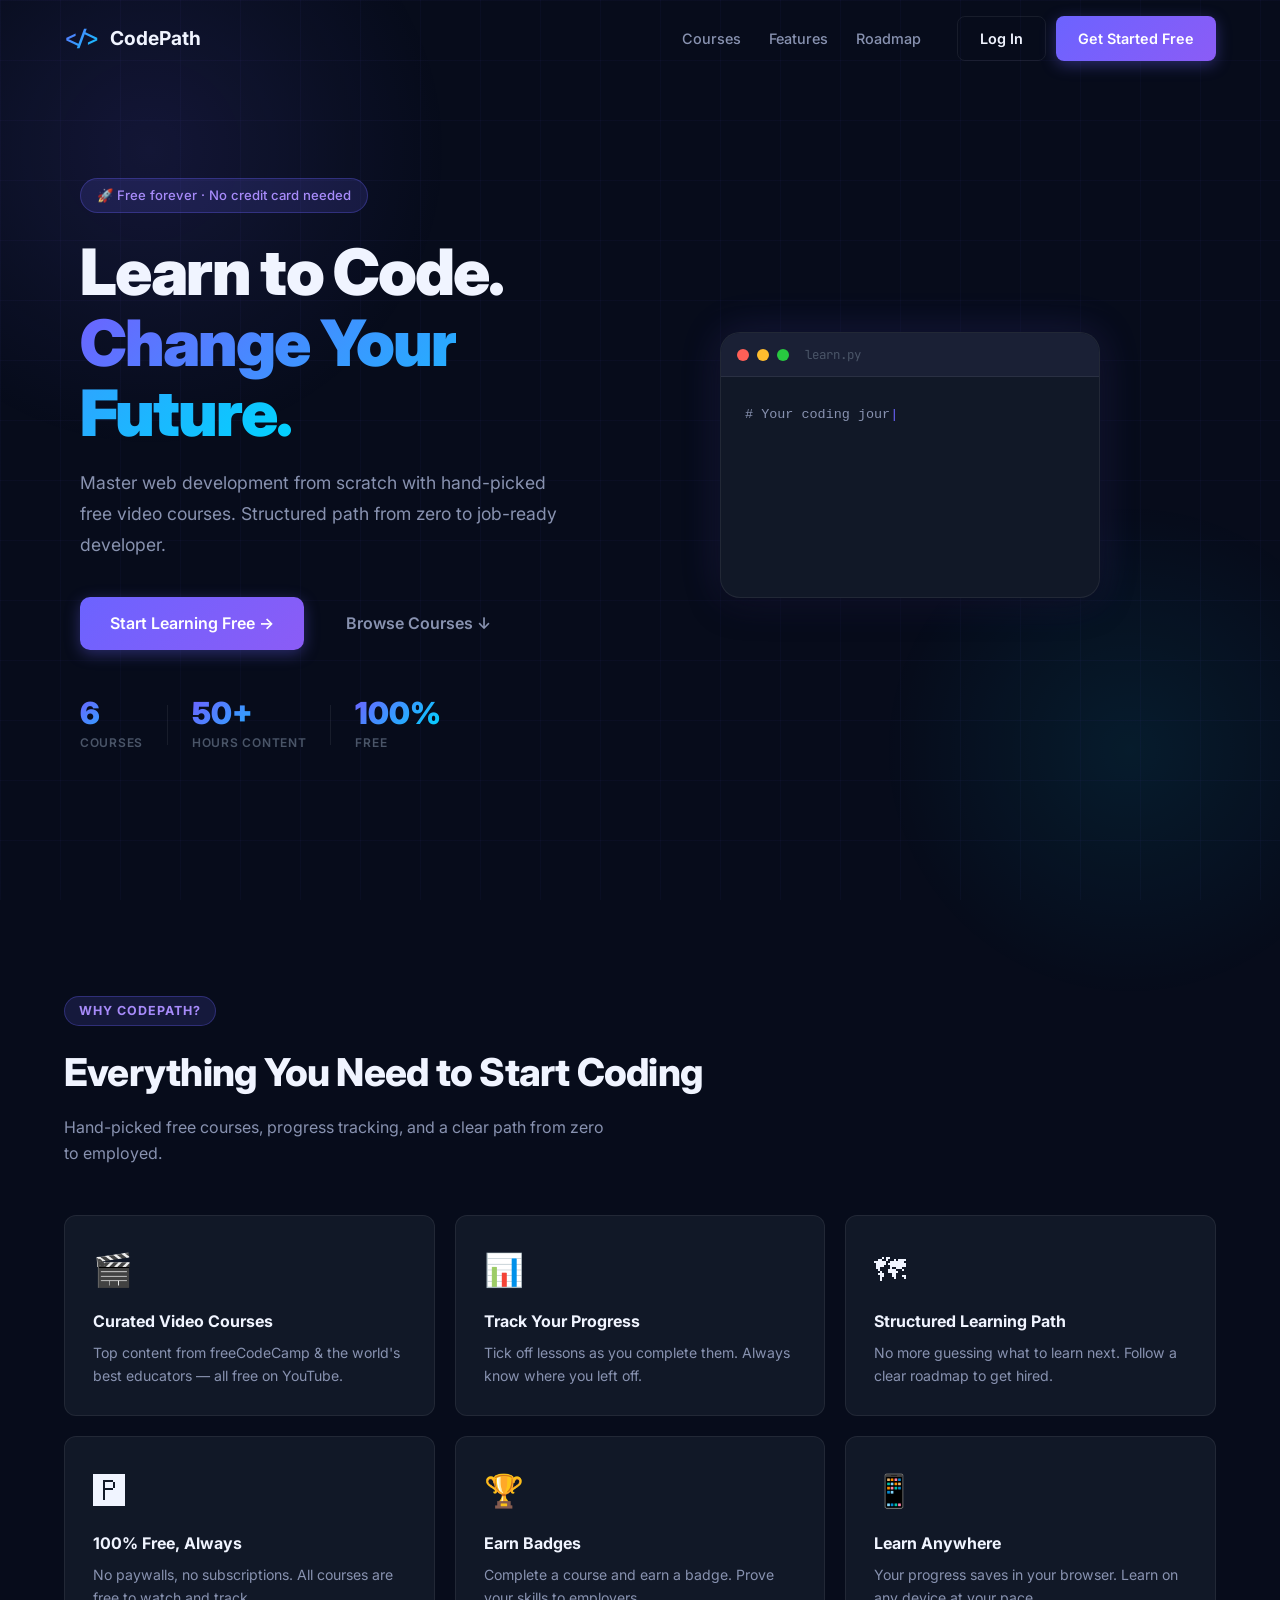
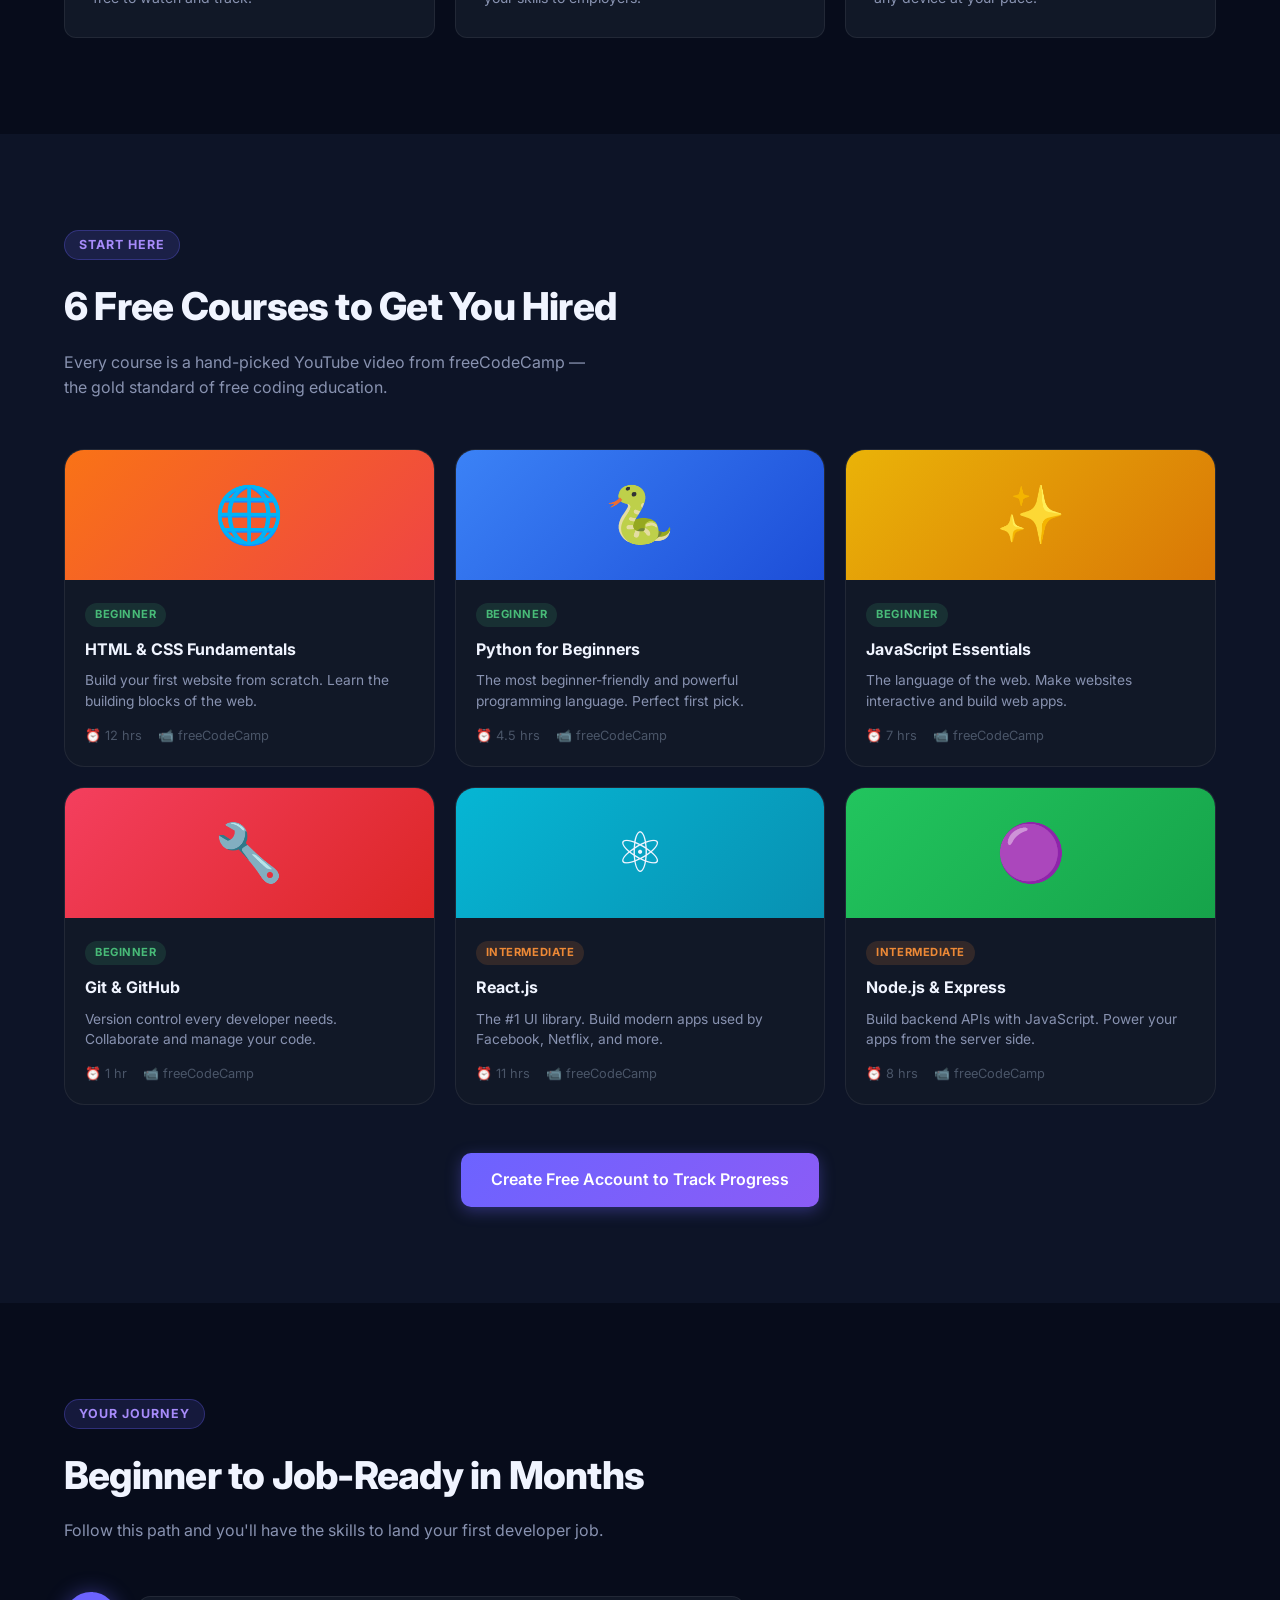
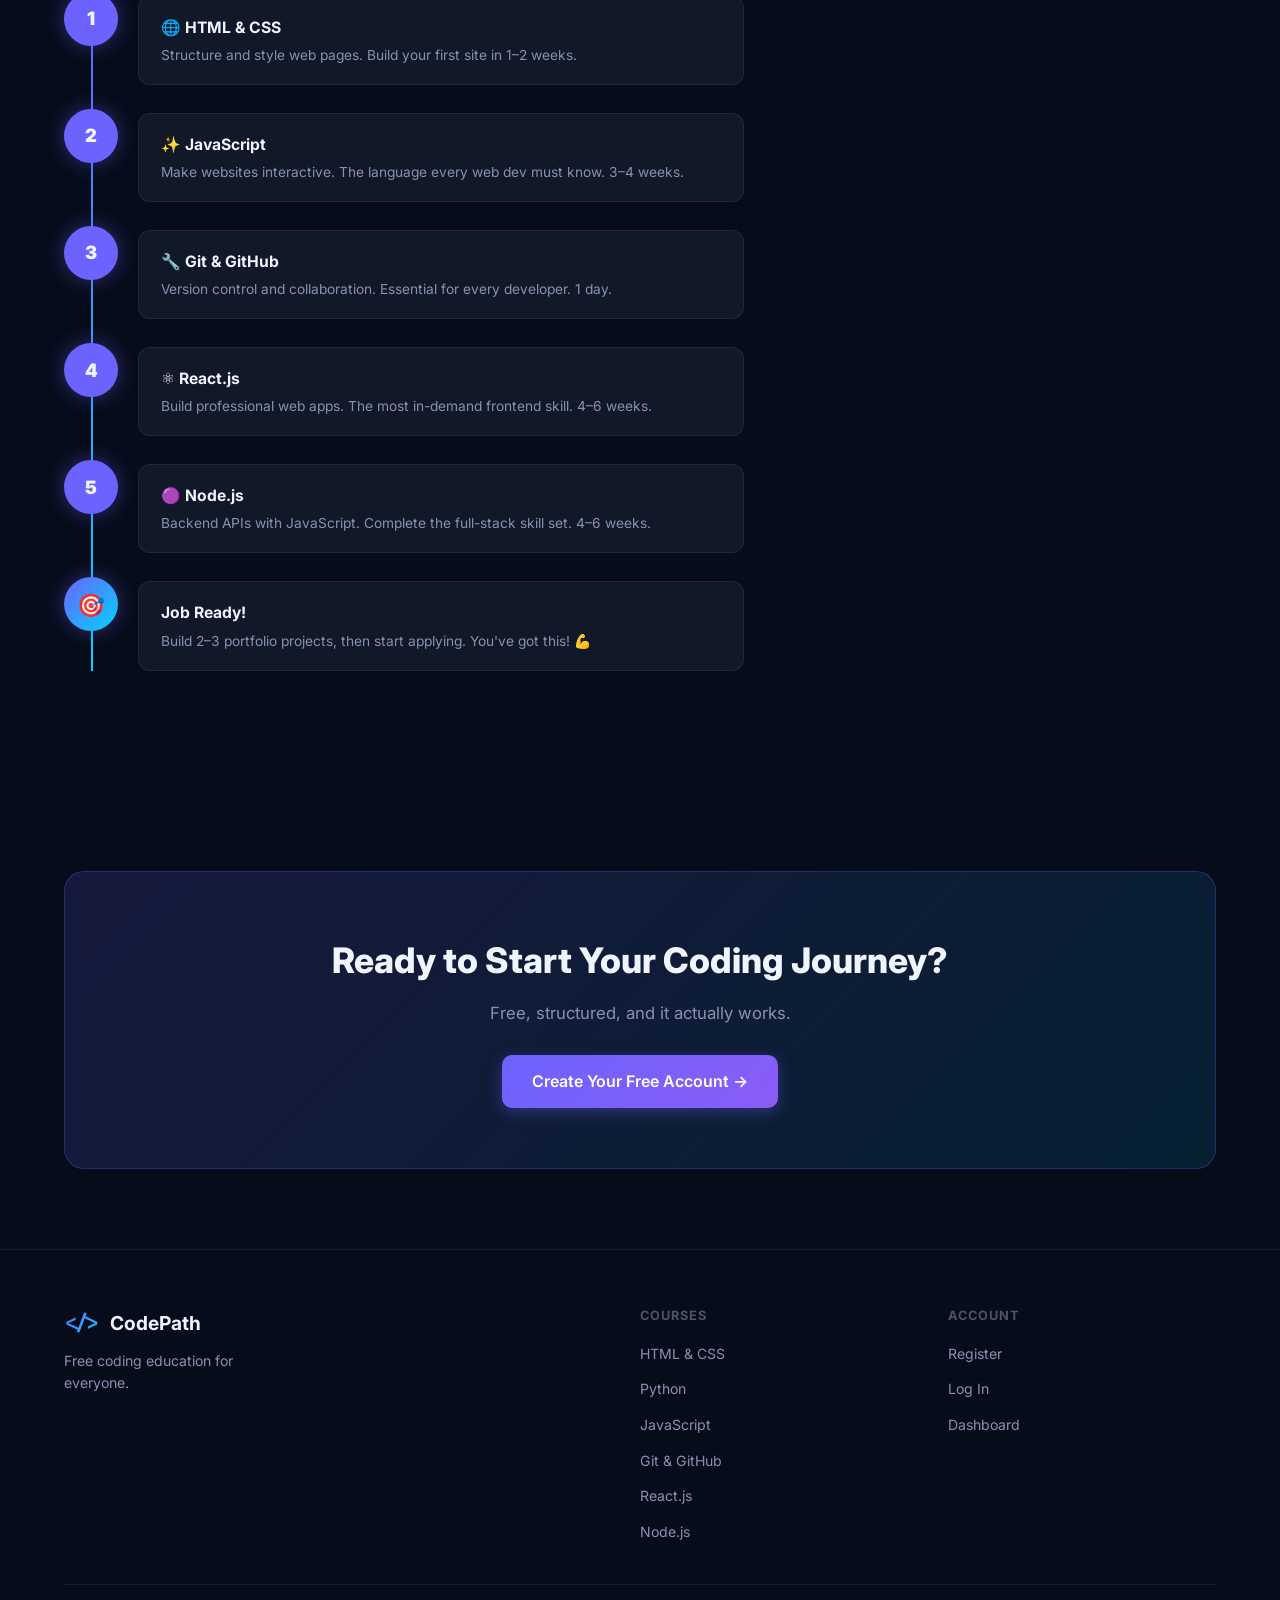
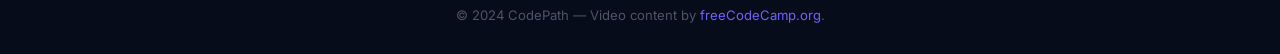
<file: index.html>
<!DOCTYPE html>
<html lang="en">
<head>
  <meta charset="UTF-8" />
  <meta name="viewport" content="width=device-width, initial-scale=1.0" />
  <title>CodePath – Learn to Code for Free</title>
  <link rel="stylesheet" href="css/style.css" />
  <link rel="preconnect" href="https://fonts.googleapis.com" />
  <link href="https://fonts.googleapis.com/css2?family=Inter:wght@300;400;500;600;700;800;900&family=JetBrains+Mono:wght@400;700&display=swap" rel="stylesheet" />
</head>
<body>

<nav class="navbar" id="navbar">
  <div class="nav-container">
    <a href="index.html" class="logo"><span class="logo-icon">&lt;/&gt;</span><span>CodePath</span></a>
    <ul class="nav-links">
      <li><a href="#courses">Courses</a></li>
      <li><a href="#features">Features</a></li>
      <li><a href="#roadmap">Roadmap</a></li>
    </ul>
    <div class="nav-actions" id="nav-actions">
      <a href="login.html" class="btn btn-outline">Log In</a>
      <a href="register.html" class="btn btn-primary">Get Started Free</a>
    </div>
    <button class="hamburger" id="hamburger">&#9776;</button>
  </div>
</nav>

<div class="mobile-menu" id="mobile-menu">
  <button class="mobile-close" id="mobile-close">&#10005;</button>
  <a href="index.html#courses">Courses</a>
  <a href="index.html#features">Features</a>
  <a href="register.html">Register</a>
  <a href="login.html">Log In</a>
  <a href="dashboard.html">Dashboard</a>
</div>

<section class="hero">
  <div class="hero-bg">
    <div class="glow g1"></div>
    <div class="glow g2"></div>
    <div class="grid-overlay"></div>
  </div>
  <div class="hero-content">
    <div class="pill">&#128640; Free forever &middot; No credit card needed</div>
    <h1>Learn to Code.<br><span class="gradient-text">Change Your Future.</span></h1>
    <p class="hero-sub">Master web development from scratch with hand-picked free video courses. Structured path from zero to job-ready developer.</p>
    <div class="hero-btns">
      <a href="register.html" class="btn btn-primary btn-lg">Start Learning Free &rarr;</a>
      <a href="#courses" class="btn btn-ghost btn-lg">Browse Courses &#8595;</a>
    </div>
    <div class="hero-stats">
      <div class="hstat"><span class="hnum" data-target="6">0</span><span class="hlabel">Courses</span></div>
      <div class="hdiv"></div>
      <div class="hstat"><span class="hnum" data-target="50" data-suffix="+">0</span><span class="hlabel">Hours Content</span></div>
      <div class="hdiv"></div>
      <div class="hstat"><span class="hnum" data-target="100" data-suffix="%">0</span><span class="hlabel">Free</span></div>
    </div>
  </div>
  <div class="hero-code">
    <div class="code-win">
      <div class="code-bar">
        <span class="dot rd"></span><span class="dot yl"></span><span class="dot gn"></span>
        <span class="code-fname">learn.py</span>
      </div>
      <pre class="code-pre"><code id="typewriter"></code></pre>
    </div>
  </div>
</section>

<section class="sec" id="features">
  <div class="container">
    <p class="sec-tag">Why CodePath?</p>
    <h2 class="sec-title">Everything You Need to Start Coding</h2>
    <p class="sec-sub">Hand-picked free courses, progress tracking, and a clear path from zero to employed.</p>
    <div class="feat-grid">
      <div class="feat-card"><div class="feat-ico">&#127916;</div><h3>Curated Video Courses</h3><p>Top content from freeCodeCamp &amp; the world's best educators — all free on YouTube.</p></div>
      <div class="feat-card"><div class="feat-ico">&#128202;</div><h3>Track Your Progress</h3><p>Tick off lessons as you complete them. Always know where you left off.</p></div>
      <div class="feat-card"><div class="feat-ico">&#128506;</div><h3>Structured Learning Path</h3><p>No more guessing what to learn next. Follow a clear roadmap to get hired.</p></div>
      <div class="feat-card"><div class="feat-ico">&#127359;</div><h3>100% Free, Always</h3><p>No paywalls, no subscriptions. All courses are free to watch and track.</p></div>
      <div class="feat-card"><div class="feat-ico">&#127942;</div><h3>Earn Badges</h3><p>Complete a course and earn a badge. Prove your skills to employers.</p></div>
      <div class="feat-card"><div class="feat-ico">&#128241;</div><h3>Learn Anywhere</h3><p>Your progress saves in your browser. Learn on any device at your pace.</p></div>
    </div>
  </div>
</section>

<section class="sec sec-dark" id="courses">
  <div class="container">
    <p class="sec-tag">Start Here</p>
    <h2 class="sec-title">6 Free Courses to Get You Hired</h2>
    <p class="sec-sub">Every course is a hand-picked YouTube video from freeCodeCamp — the gold standard of free coding education.</p>
    <div class="courses-grid">
      <a href="course.html?id=html-css" class="course-card">
        <div class="ccover cc-html"><span>&#127760;</span></div>
        <div class="cbody">
          <span class="lvl lvl-beginner">Beginner</span>
          <h3>HTML &amp; CSS Fundamentals</h3>
          <p>Build your first website from scratch. Learn the building blocks of the web.</p>
          <div class="cmeta"><span>&#9200; 12 hrs</span><span>&#128249; freeCodeCamp</span></div>
        </div>
      </a>
      <a href="course.html?id=python" class="course-card">
        <div class="ccover cc-python"><span>&#128013;</span></div>
        <div class="cbody">
          <span class="lvl lvl-beginner">Beginner</span>
          <h3>Python for Beginners</h3>
          <p>The most beginner-friendly and powerful programming language. Perfect first pick.</p>
          <div class="cmeta"><span>&#9200; 4.5 hrs</span><span>&#128249; freeCodeCamp</span></div>
        </div>
      </a>
      <a href="course.html?id=javascript" class="course-card">
        <div class="ccover cc-js"><span>&#10024;</span></div>
        <div class="cbody">
          <span class="lvl lvl-beginner">Beginner</span>
          <h3>JavaScript Essentials</h3>
          <p>The language of the web. Make websites interactive and build web apps.</p>
          <div class="cmeta"><span>&#9200; 7 hrs</span><span>&#128249; freeCodeCamp</span></div>
        </div>
      </a>
      <a href="course.html?id=git" class="course-card">
        <div class="ccover cc-git"><span>&#128295;</span></div>
        <div class="cbody">
          <span class="lvl lvl-beginner">Beginner</span>
          <h3>Git &amp; GitHub</h3>
          <p>Version control every developer needs. Collaborate and manage your code.</p>
          <div class="cmeta"><span>&#9200; 1 hr</span><span>&#128249; freeCodeCamp</span></div>
        </div>
      </a>
      <a href="course.html?id=react" class="course-card">
        <div class="ccover cc-react"><span>&#9883;</span></div>
        <div class="cbody">
          <span class="lvl lvl-inter">Intermediate</span>
          <h3>React.js</h3>
          <p>The #1 UI library. Build modern apps used by Facebook, Netflix, and more.</p>
          <div class="cmeta"><span>&#9200; 11 hrs</span><span>&#128249; freeCodeCamp</span></div>
        </div>
      </a>
      <a href="course.html?id=nodejs" class="course-card">
        <div class="ccover cc-node"><span>&#128995;</span></div>
        <div class="cbody">
          <span class="lvl lvl-inter">Intermediate</span>
          <h3>Node.js &amp; Express</h3>
          <p>Build backend APIs with JavaScript. Power your apps from the server side.</p>
          <div class="cmeta"><span>&#9200; 8 hrs</span><span>&#128249; freeCodeCamp</span></div>
        </div>
      </a>
    </div>
    <div style="text-align:center;margin-top:48px">
      <a href="register.html" class="btn btn-primary btn-lg">Create Free Account to Track Progress</a>
    </div>
  </div>
</section>

<section class="sec" id="roadmap">
  <div class="container">
    <p class="sec-tag">Your Journey</p>
    <h2 class="sec-title">Beginner to Job-Ready in Months</h2>
    <p class="sec-sub">Follow this path and you'll have the skills to land your first developer job.</p>
    <div class="roadmap">
      <div class="ritem"><div class="rnum">1</div><div class="rcard"><h3>&#127760; HTML &amp; CSS</h3><p>Structure and style web pages. Build your first site in 1–2 weeks.</p></div></div>
      <div class="ritem"><div class="rnum">2</div><div class="rcard"><h3>&#10024; JavaScript</h3><p>Make websites interactive. The language every web dev must know. 3–4 weeks.</p></div></div>
      <div class="ritem"><div class="rnum">3</div><div class="rcard"><h3>&#128295; Git &amp; GitHub</h3><p>Version control and collaboration. Essential for every developer. 1 day.</p></div></div>
      <div class="ritem"><div class="rnum">4</div><div class="rcard"><h3>&#9883; React.js</h3><p>Build professional web apps. The most in-demand frontend skill. 4–6 weeks.</p></div></div>
      <div class="ritem"><div class="rnum">5</div><div class="rcard"><h3>&#128995; Node.js</h3><p>Backend APIs with JavaScript. Complete the full-stack skill set. 4–6 weeks.</p></div></div>
      <div class="ritem rfinal"><div class="rnum">&#127919;</div><div class="rcard"><h3>Job Ready!</h3><p>Build 2–3 portfolio projects, then start applying. You've got this! &#128170;</p></div></div>
    </div>
  </div>
</section>

<section class="cta-banner">
  <div class="container">
    <div class="cta-inner">
      <h2>Ready to Start Your Coding Journey?</h2>
      <p>Free, structured, and it actually works.</p>
      <a href="register.html" class="btn btn-primary btn-lg">Create Your Free Account &rarr;</a>
    </div>
  </div>
</section>

<footer class="footer">
  <div class="container">
    <div class="footer-grid">
      <div><a href="index.html" class="logo"><span class="logo-icon">&lt;/&gt;</span><span>CodePath</span></a><p class="footer-sub">Free coding education for everyone.</p></div>
      <div><h4 class="fh">Courses</h4><ul class="flinks"><li><a href="course.html?id=html-css">HTML &amp; CSS</a></li><li><a href="course.html?id=python">Python</a></li><li><a href="course.html?id=javascript">JavaScript</a></li><li><a href="course.html?id=git">Git &amp; GitHub</a></li><li><a href="course.html?id=react">React.js</a></li><li><a href="course.html?id=nodejs">Node.js</a></li></ul></div>
      <div><h4 class="fh">Account</h4><ul class="flinks"><li><a href="register.html">Register</a></li><li><a href="login.html">Log In</a></li><li><a href="dashboard.html">Dashboard</a></li></ul></div>
    </div>
    <div class="footer-bottom"><p>&copy; 2024 CodePath &mdash; Video content by <a href="https://www.youtube.com/@freecodecamp" target="_blank" rel="noopener">freeCodeCamp.org</a>.</p></div>
  </div>
</footer>

<script src="js/app.js"></script>
</body>
</html>
</file>
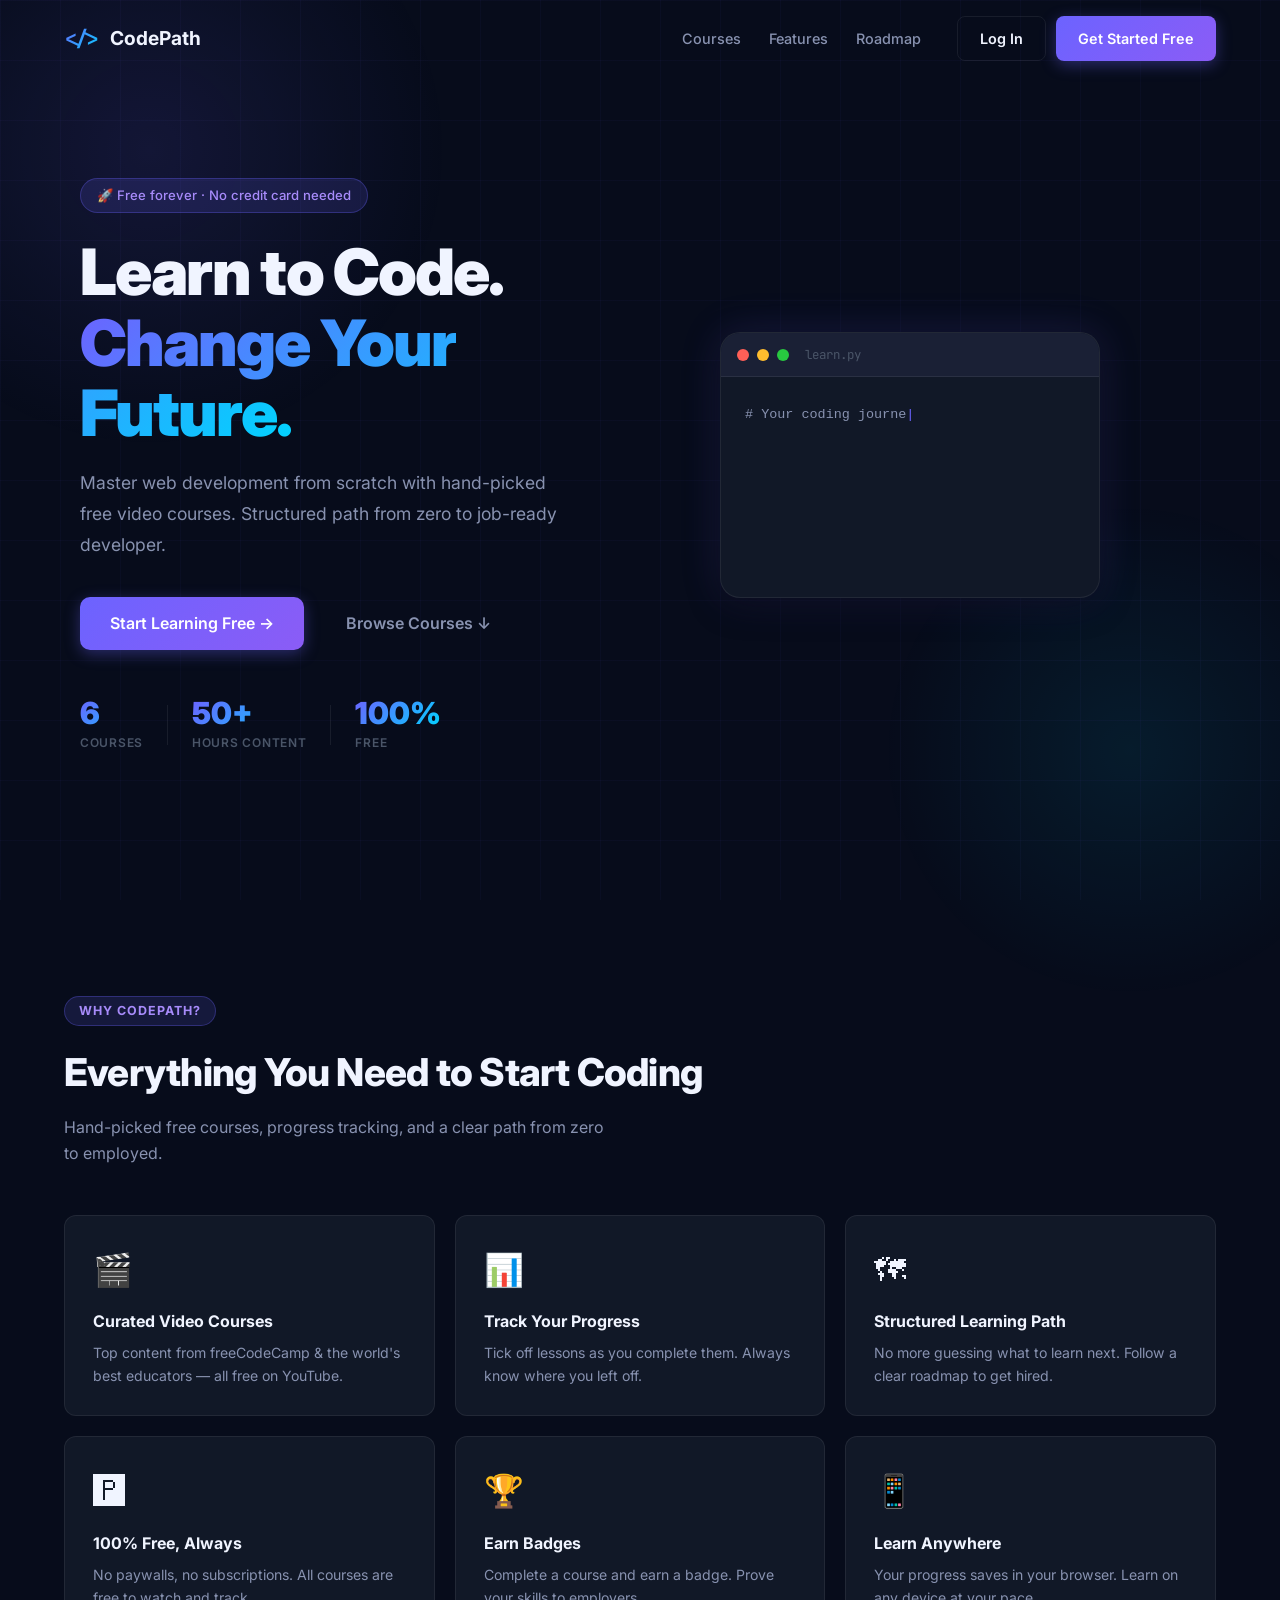
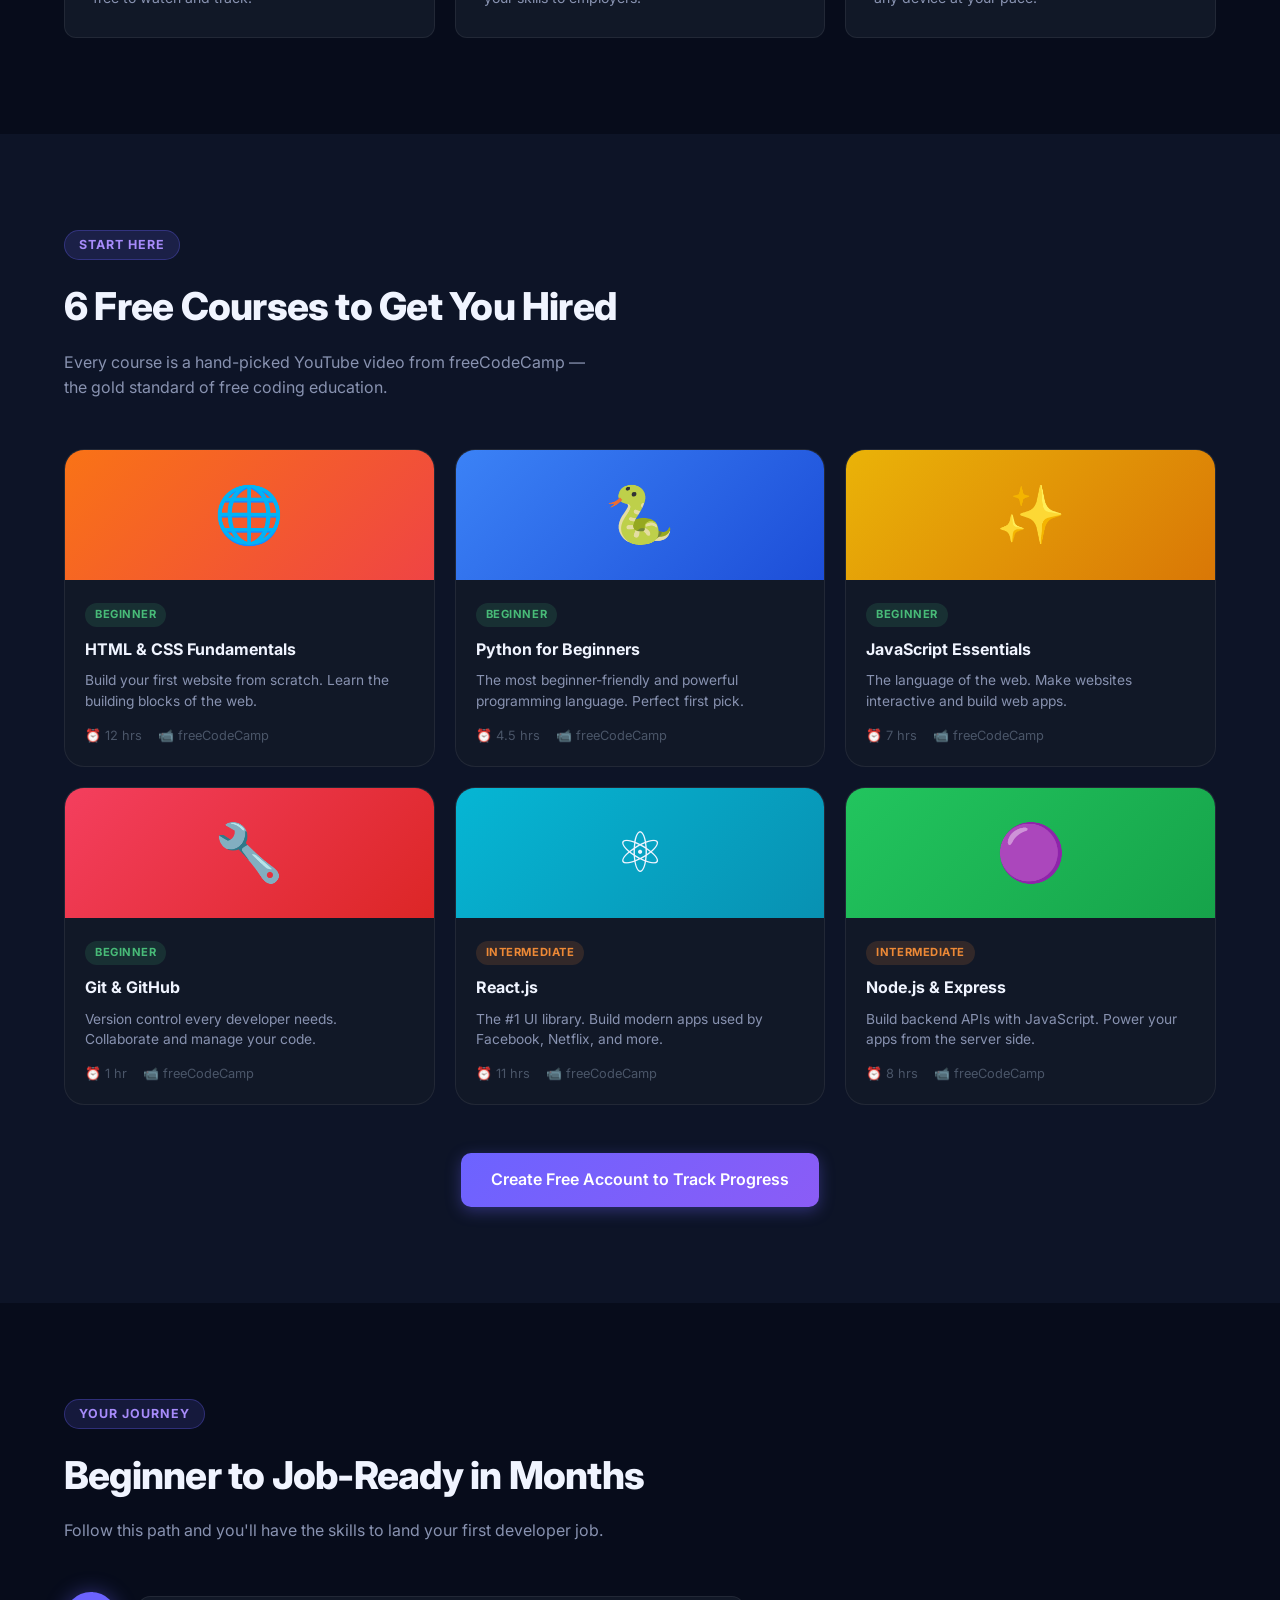
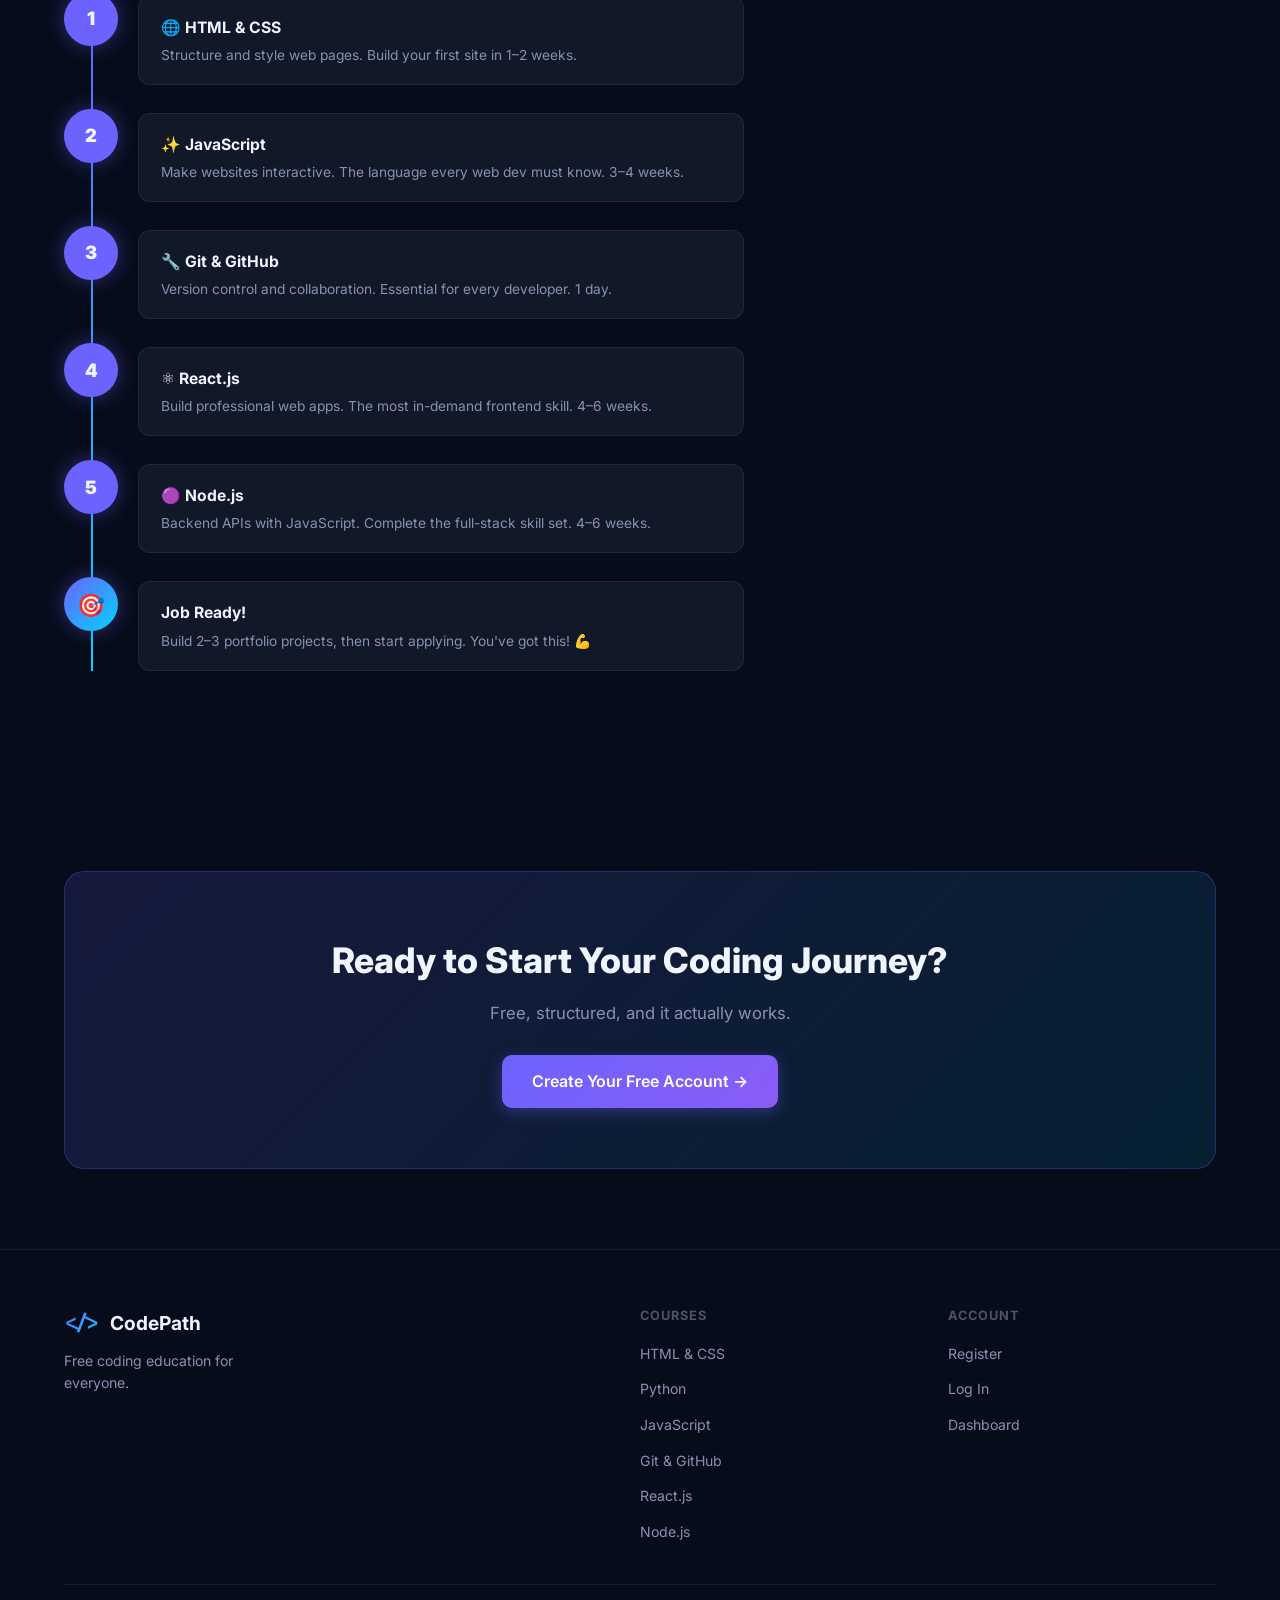
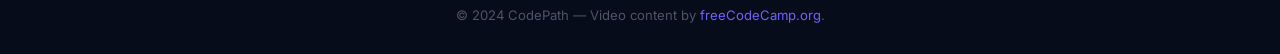
<file: course.html>
<!DOCTYPE html>
<html lang="en">
<head>
  <meta charset="UTF-8" />
  <meta name="viewport" content="width=device-width, initial-scale=1.0" />
  <title>Course – CodePath</title>
  <link rel="stylesheet" href="css/style.css" />
  <link rel="preconnect" href="https://fonts.googleapis.com" />
  <link href="https://fonts.googleapis.com/css2?family=Inter:wght@400;500;600;700;800&family=JetBrains+Mono:wght@400;700&display=swap" rel="stylesheet" />
</head>
<body class="course-page">

<nav class="navbar scrolled" id="navbar">
  <div class="nav-container">
    <a href="index.html" class="logo"><span class="logo-icon">&lt;/&gt;</span><span>CodePath</span></a>
    <ul class="nav-links">
      <li><a href="index.html#courses">Courses</a></li>
    </ul>
    <div class="nav-actions" id="nav-actions">
      <a href="login.html" class="btn btn-outline">Log In</a>
      <a href="register.html" class="btn btn-primary">Get Started</a>
    </div>
    <button class="hamburger" id="hamburger">&#9776;</button>
  </div>
</nav>

<div class="mobile-menu" id="mobile-menu">
  <button class="mobile-close" id="mobile-close">&#10005;</button>
  <a href="index.html">Home</a>
  <a href="index.html#courses">Courses</a>
  <a href="register.html">Register</a>
  <a href="login.html">Log In</a>
</div>

<div class="course-hero">
  <div class="course-hero-inner">
    <div id="course-thumb" class="course-thumb-hero cc-html"><span id="course-emoji">&#127760;</span></div>
    <div class="course-hero-text">
      <div class="breadcrumb"><a href="index.html#courses">&larr; All Courses</a></div>
      <h1 id="course-title">Loading...</h1>
      <p id="course-desc"></p>
      <div class="course-meta-row">
        <span id="course-level-badge"></span>
        <span>&#9200; <span id="course-duration"></span></span>
        <span>&#128249; <span id="course-instructor"></span></span>
      </div>
    </div>
  </div>
</div>

<div class="course-layout">
  <div class="course-main">
    <div class="video-wrap">
      <iframe id="course-video" src="" allowfullscreen allow="accelerometer; autoplay; clipboard-write; encrypted-media; gyroscope; picture-in-picture"></iframe>
    </div>
    <div class="about-course">
      <h2>About This Course</h2>
      <p id="course-about"></p>
    </div>
  </div>

  <div class="sidebar">
    <div class="scard" id="progress-card">
      <div class="scard-hd">Your Progress</div>
      <div class="scard-bd">
        <div class="prog-bar-bg"><div class="prog-bar-fill" id="prog-fill"></div></div>
        <div class="prog-text" id="prog-text">Log in to track progress</div>
        <div id="login-prompt-box" class="login-prompt" style="display:none">
          <p style="margin-bottom:8px">&#128274; Track your progress for free</p>
          <a href="register.html" class="btn btn-primary" style="width:100%;justify-content:center;display:flex">Create Free Account</a>
          <p style="margin-top:8px;color:var(--muted)">Already registered? <a href="login.html">Log in</a></p>
        </div>
      </div>
    </div>
    <div class="scard">
      <div class="scard-hd">Curriculum (<span id="lesson-count">0</span> lessons)</div>
      <div class="scard-bd">
        <div class="cur-list" id="cur-list"></div>
      </div>
    </div>
  </div>
</div>

<script src="js/courses-data.js"></script>
<script src="js/course.js"></script>
<script src="js/app.js"></script>
</body>
</html>
</file>
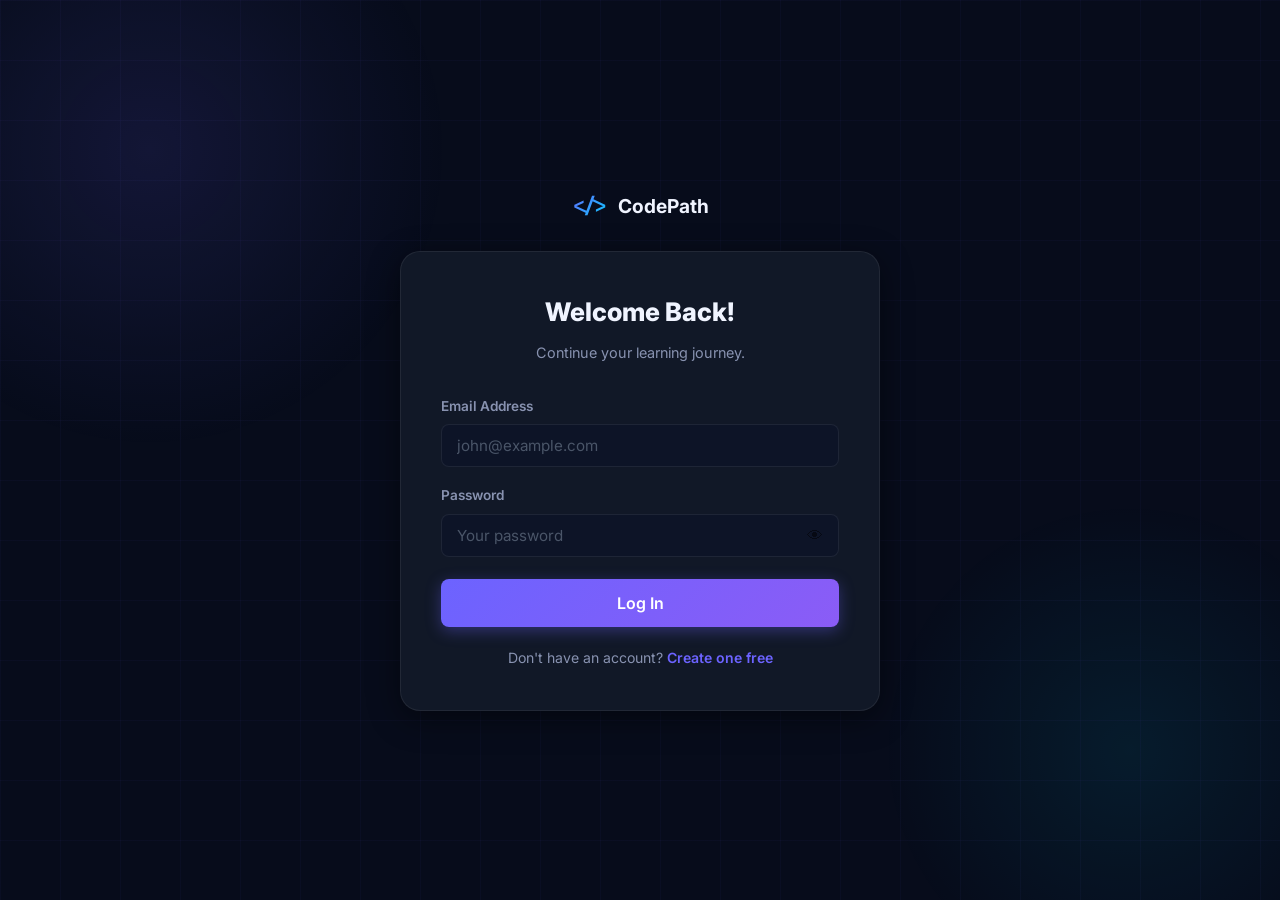
<file: login.html>
<!DOCTYPE html>
<html lang="en">
<head>
  <meta charset="UTF-8" />
  <meta name="viewport" content="width=device-width, initial-scale=1.0" />
  <title>Log In – CodePath</title>
  <link rel="stylesheet" href="css/style.css" />
  <link rel="preconnect" href="https://fonts.googleapis.com" />
  <link href="https://fonts.googleapis.com/css2?family=Inter:wght@400;500;600;700;800&family=JetBrains+Mono:wght@400;700&display=swap" rel="stylesheet" />
</head>
<body class="auth-body">

<div class="auth-bg">
  <div class="glow g1"></div>
  <div class="glow g2"></div>
  <div class="grid-overlay"></div>
</div>

<div class="auth-wrap">
  <a href="index.html" class="auth-logo"><span class="logo-icon">&lt;/&gt;</span><span>CodePath</span></a>
  <div class="auth-card">
    <div class="auth-head">
      <h1>Welcome Back!</h1>
      <p>Continue your learning journey.</p>
    </div>
    <div class="alert" id="form-alert"></div>
    <form id="login-form" novalidate>
      <div class="fgroup">
        <label for="login-email">Email Address</label>
        <input type="email" id="login-email" placeholder="john@example.com" autocomplete="email" />
      </div>
      <div class="fgroup">
        <label for="login-password">Password</label>
        <div class="pw-wrap">
          <input type="password" id="login-password" placeholder="Your password" autocomplete="current-password" />
          <button type="button" class="pw-toggle" id="pw-toggle">&#128065;</button>
        </div>
      </div>
      <button type="submit" class="btn btn-primary btn-full">Log In</button>
    </form>
    <p class="auth-switch">Don't have an account? <a href="register.html">Create one free</a></p>
  </div>
</div>

<script src="js/auth.js"></script>
</body>
</html>
</file>
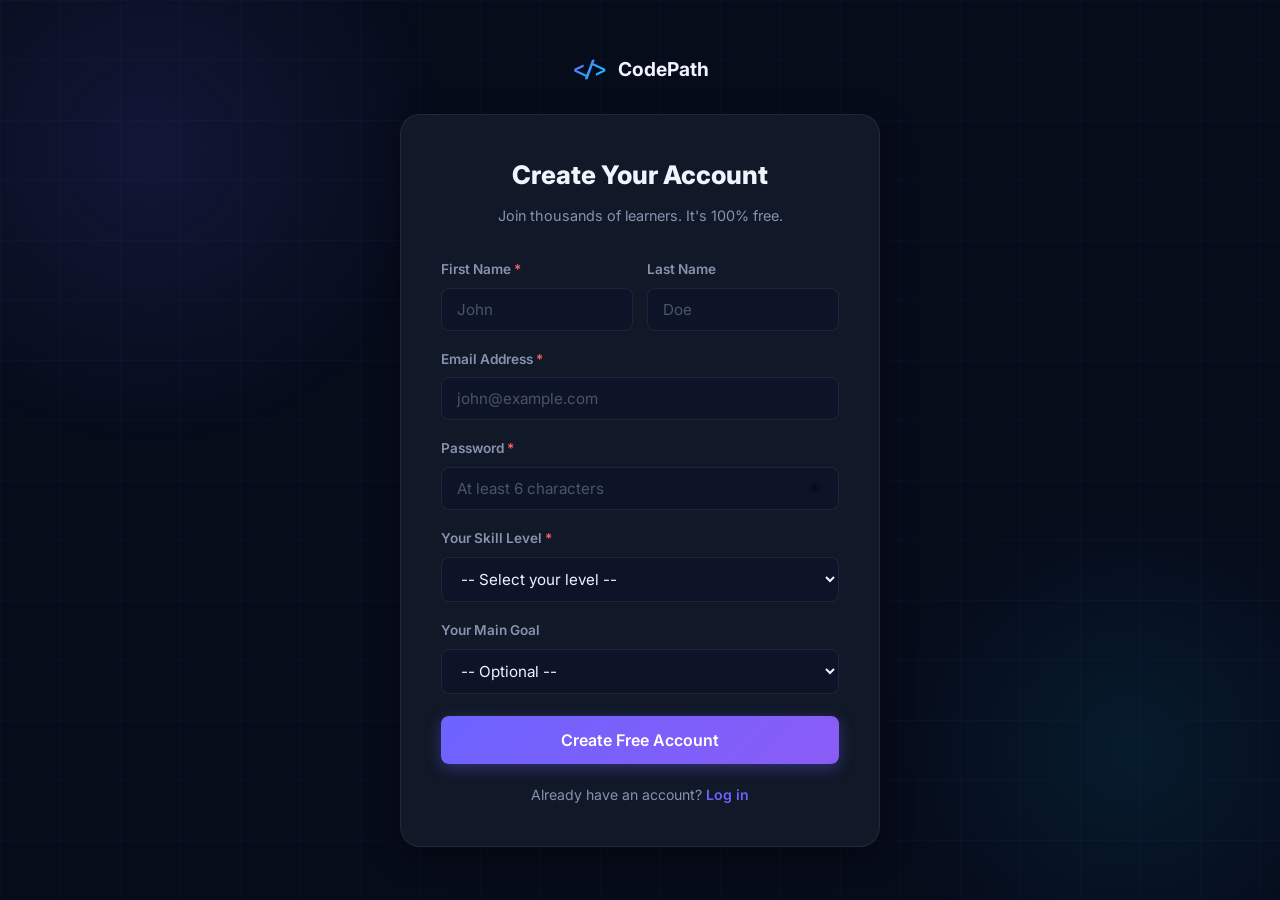
<file: register.html>
<!DOCTYPE html>
<html lang="en">
<head>
  <meta charset="UTF-8" />
  <meta name="viewport" content="width=device-width, initial-scale=1.0" />
  <title>Register – CodePath</title>
  <link rel="stylesheet" href="css/style.css" />
  <link rel="preconnect" href="https://fonts.googleapis.com" />
  <link href="https://fonts.googleapis.com/css2?family=Inter:wght@400;500;600;700;800&family=JetBrains+Mono:wght@400;700&display=swap" rel="stylesheet" />
</head>
<body class="auth-body">

<div class="auth-bg">
  <div class="glow g1"></div>
  <div class="glow g2"></div>
  <div class="grid-overlay"></div>
</div>

<div class="auth-wrap">
  <a href="index.html" class="auth-logo"><span class="logo-icon">&lt;/&gt;</span><span>CodePath</span></a>
  <div class="auth-card">
    <div class="auth-head">
      <h1>Create Your Account</h1>
      <p>Join thousands of learners. It's 100% free.</p>
    </div>
    <div class="alert" id="form-alert"></div>
    <form id="register-form" novalidate>
      <div class="row-2">
        <div class="fgroup">
          <label for="firstName">First Name <span class="req">*</span></label>
          <input type="text" id="firstName" placeholder="John" autocomplete="given-name" />
        </div>
        <div class="fgroup">
          <label for="lastName">Last Name</label>
          <input type="text" id="lastName" placeholder="Doe" autocomplete="family-name" />
        </div>
      </div>
      <div class="fgroup">
        <label for="email">Email Address <span class="req">*</span></label>
        <input type="email" id="email" placeholder="john@example.com" autocomplete="email" />
      </div>
      <div class="fgroup">
        <label for="password">Password <span class="req">*</span></label>
        <div class="pw-wrap">
          <input type="password" id="password" placeholder="At least 6 characters" autocomplete="new-password" />
          <button type="button" class="pw-toggle" id="pw-toggle">&#128065;</button>
        </div>
      </div>
      <div class="fgroup">
        <label for="level">Your Skill Level <span class="req">*</span></label>
        <select id="level">
          <option value="">-- Select your level --</option>
          <option value="Absolute Beginner">Absolute Beginner (never coded before)</option>
          <option value="Beginner">Beginner (tried a little coding)</option>
          <option value="Intermediate">Intermediate (know some basics)</option>
          <option value="Advanced">Advanced (experienced developer)</option>
        </select>
      </div>
      <div class="fgroup">
        <label for="goal">Your Main Goal</label>
        <select id="goal">
          <option value="">-- Optional --</option>
          <option value="Get a job">Get a developer job</option>
          <option value="Freelance">Start freelancing</option>
          <option value="Build projects">Build my own projects</option>
          <option value="Learn for fun">Learn for fun</option>
          <option value="Improve skills">Improve my current skills</option>
        </select>
      </div>
      <button type="submit" class="btn btn-primary btn-full">Create Free Account</button>
    </form>
    <p class="auth-switch">Already have an account? <a href="login.html">Log in</a></p>
  </div>
</div>

<script src="js/auth.js"></script>
</body>
</html>
</file>
<file: css/style.css>
:root {
  --bg: #070c1b;
  --bg2: #0d1427;
  --card: #111827;
  --card2: #1a2236;
  --border: rgba(255,255,255,0.07);
  --primary: #6c63ff;
  --primary2: #8b5cf6;
  --cyan: #00d4ff;
  --text: #f0f4ff;
  --text2: #8892b0;
  --muted: #4a5568;
  --success: #48bb78;
  --warn: #ed8936;
  --danger: #f56565;
  --mono: 'JetBrains Mono', monospace;
  --sans: 'Inter', system-ui, sans-serif;
  --r: 12px;
  --r2: 20px;
  --shadow: 0 8px 32px rgba(0,0,0,0.45);
  --glow: 0 0 40px rgba(108,99,255,0.2);
}
*,*::before,*::after{box-sizing:border-box;margin:0;padding:0}
html{scroll-behavior:smooth}
body{font-family:var(--sans);background:var(--bg);color:var(--text);line-height:1.6;overflow-x:hidden}
a{text-decoration:none;color:inherit}
ul{list-style:none}
img{max-width:100%}

/* ── BUTTONS ── */
.btn{display:inline-flex;align-items:center;gap:8px;padding:10px 22px;border-radius:8px;font-family:var(--sans);font-size:0.9rem;font-weight:600;cursor:pointer;transition:all .2s;border:none;white-space:nowrap;text-decoration:none}
.btn-primary{background:linear-gradient(135deg,var(--primary),var(--primary2));color:#fff;box-shadow:0 4px 15px rgba(108,99,255,.35)}
.btn-primary:hover{transform:translateY(-2px);box-shadow:0 8px 28px rgba(108,99,255,.55)}
.btn-outline{background:transparent;color:var(--text);border:1px solid var(--border)}
.btn-outline:hover{background:var(--card);border-color:var(--primary)}
.btn-ghost{background:transparent;color:var(--text2)}
.btn-ghost:hover{color:var(--text)}
.btn-lg{padding:14px 30px;font-size:1rem;border-radius:10px}
.btn-full{width:100%;justify-content:center;padding:14px;font-size:1rem;margin-top:4px}

/* ── NAVBAR ── */
.navbar{position:fixed;top:0;left:0;right:0;z-index:1000;padding:16px 0;transition:all .3s}
.navbar.scrolled{background:rgba(7,12,27,.95);backdrop-filter:blur(20px);border-bottom:1px solid var(--border);padding:10px 0}
.nav-container{display:flex;align-items:center;gap:24px;max-width:1200px;margin:0 auto;padding:0 24px}
.logo{display:flex;align-items:center;gap:10px;font-weight:700;font-size:1.2rem;color:var(--text)}
.logo-icon{font-family:var(--mono);font-size:1.3rem;background:linear-gradient(135deg,var(--primary),var(--cyan));-webkit-background-clip:text;-webkit-text-fill-color:transparent;background-clip:text}
.nav-links{display:flex;gap:4px;margin-left:auto}
.nav-links a{color:var(--text2);font-size:.9rem;font-weight:500;padding:6px 12px;border-radius:6px;transition:all .2s}
.nav-links a:hover{color:var(--text);background:var(--card)}
.nav-actions{display:flex;gap:10px}
.hamburger{display:none;background:none;border:none;color:var(--text);font-size:1.4rem;cursor:pointer;margin-left:auto}

/* ── MOBILE MENU ── */
.mobile-menu{display:none;position:fixed;inset:0;background:rgba(7,12,27,.97);backdrop-filter:blur(20px);z-index:999;flex-direction:column;align-items:center;justify-content:center;gap:28px}
.mobile-menu.open{display:flex}
.mobile-menu a{font-size:1.4rem;font-weight:600;color:var(--text);transition:color .2s}
.mobile-menu a:hover{color:var(--primary)}
.mobile-close{position:absolute;top:20px;right:24px;background:none;border:none;color:var(--text);font-size:1.8rem;cursor:pointer}

/* ── HERO ── */
.hero{min-height:100vh;display:flex;align-items:center;gap:60px;padding:110px 80px 80px;max-width:1300px;margin:0 auto;position:relative;z-index:1}
.hero-bg{position:fixed;inset:0;z-index:0;pointer-events:none}
.glow{position:absolute;border-radius:50%;pointer-events:none}
.g1{width:600px;height:600px;top:-150px;left:-150px;background:radial-gradient(circle,rgba(108,99,255,.12) 0%,transparent 70%)}
.g2{width:500px;height:500px;bottom:-100px;right:-100px;background:radial-gradient(circle,rgba(0,212,255,.08) 0%,transparent 70%)}
.grid-overlay{position:absolute;inset:0;background-image:linear-gradient(rgba(108,99,255,.04) 1px,transparent 1px),linear-gradient(90deg,rgba(108,99,255,.04) 1px,transparent 1px);background-size:60px 60px}
.hero-content{flex:1;max-width:580px;z-index:1}
.pill{display:inline-block;background:rgba(108,99,255,.15);border:1px solid rgba(108,99,255,.3);color:#a78bfa;padding:6px 16px;border-radius:100px;font-size:.82rem;font-weight:500;margin-bottom:24px}
.hero h1{font-size:clamp(2.4rem,5vw,4rem);font-weight:900;line-height:1.1;letter-spacing:-.03em;margin-bottom:20px}
.gradient-text{background:linear-gradient(135deg,var(--primary),var(--cyan));-webkit-background-clip:text;-webkit-text-fill-color:transparent;background-clip:text}
.hero-sub{font-size:1.1rem;color:var(--text2);margin-bottom:36px;line-height:1.75;max-width:480px}
.hero-btns{display:flex;gap:12px;flex-wrap:wrap;margin-bottom:48px}
.hero-stats{display:flex;align-items:center;gap:24px}
.hstat{display:flex;flex-direction:column}
.hnum{font-size:1.9rem;font-weight:900;background:linear-gradient(135deg,var(--primary),var(--cyan));-webkit-background-clip:text;-webkit-text-fill-color:transparent;background-clip:text;line-height:1}
.hlabel{font-size:.75rem;color:var(--muted);font-weight:600;text-transform:uppercase;letter-spacing:.06em;margin-top:4px}
.hdiv{width:1px;height:40px;background:var(--border)}

/* ── CODE WINDOW ── */
.hero-code{flex:0 0 auto;z-index:1}
.code-win{width:380px;background:var(--card);border:1px solid var(--border);border-radius:var(--r2);overflow:hidden;box-shadow:var(--shadow),var(--glow)}
.code-bar{background:#1a2035;padding:12px 16px;display:flex;align-items:center;gap:8px;border-bottom:1px solid var(--border)}
.dot{width:12px;height:12px;border-radius:50%}
.rd{background:#ff5f57}.yl{background:#ffbd2e}.gn{background:#28c840}
.code-fname{font-family:var(--mono);font-size:.78rem;color:var(--muted);margin-left:8px}
.code-pre{padding:24px;font-family:var(--mono);font-size:.84rem;line-height:1.9;min-height:220px}
#typewriter{color:var(--text2);white-space:pre}
.cursor::after{content:'|';color:var(--primary);animation:blink 1s step-end infinite}
@keyframes blink{0%,100%{opacity:1}50%{opacity:0}}

/* ── SECTIONS ── */
.container{max-width:1200px;margin:0 auto;padding:0 24px}
.sec{padding:96px 0}
.sec-dark{background:var(--bg2)}
.sec-tag{display:inline-block;background:rgba(108,99,255,.15);border:1px solid rgba(108,99,255,.3);color:#a78bfa;padding:4px 14px;border-radius:100px;font-size:.78rem;font-weight:700;text-transform:uppercase;letter-spacing:.08em;margin-bottom:16px}
.sec-title{font-size:clamp(1.7rem,3vw,2.4rem);font-weight:800;letter-spacing:-.02em;margin-bottom:12px}
.sec-sub{color:var(--text2);font-size:1rem;max-width:540px;margin-bottom:48px}

/* ── FEATURES ── */
.feat-grid{display:grid;grid-template-columns:repeat(auto-fit,minmax(280px,1fr));gap:20px}
.feat-card{background:var(--card);border:1px solid var(--border);border-radius:var(--r);padding:28px;transition:all .3s}
.feat-card:hover{border-color:rgba(108,99,255,.4);transform:translateY(-4px);box-shadow:var(--glow)}
.feat-ico{font-size:2rem;margin-bottom:14px;display:block}
.feat-card h3{font-size:1rem;font-weight:700;margin-bottom:8px}
.feat-card p{color:var(--text2);font-size:.88rem;line-height:1.6}

/* ── COURSES ── */
.courses-grid{display:grid;grid-template-columns:repeat(auto-fill,minmax(340px,1fr));gap:20px}
.course-card{background:var(--card);border:1px solid var(--border);border-radius:var(--r2);overflow:hidden;transition:all .3s;display:block;color:var(--text);text-decoration:none}
.course-card:hover{border-color:rgba(108,99,255,.5);transform:translateY(-6px);box-shadow:0 20px 40px rgba(0,0,0,.35)}
.ccover{height:130px;display:flex;align-items:center;justify-content:center;font-size:3.5rem}
.cc-html{background:linear-gradient(135deg,#f97316,#ef4444)}
.cc-python{background:linear-gradient(135deg,#3b82f6,#1d4ed8)}
.cc-js{background:linear-gradient(135deg,#eab308,#d97706)}
.cc-git{background:linear-gradient(135deg,#f43f5e,#dc2626)}
.cc-react{background:linear-gradient(135deg,#06b6d4,#0891b2)}
.cc-node{background:linear-gradient(135deg,#22c55e,#16a34a)}
.cbody{padding:20px}
.lvl{display:inline-block;padding:3px 10px;border-radius:100px;font-size:.7rem;font-weight:700;text-transform:uppercase;letter-spacing:.05em;margin-bottom:10px}
.lvl-beginner{background:rgba(72,187,120,.15);color:#48bb78}
.lvl-inter{background:rgba(237,137,54,.15);color:#ed8936}
.lvl-advanced{background:rgba(245,101,101,.15);color:#f56565}
.cbody h3{font-size:1rem;font-weight:700;margin-bottom:8px}
.cbody p{color:var(--text2);font-size:.86rem;margin-bottom:14px;line-height:1.5}
.cmeta{display:flex;gap:16px;font-size:.8rem;color:var(--muted)}

/* ── ROADMAP ── */
.roadmap{max-width:680px;position:relative}
.roadmap::before{content:'';position:absolute;left:27px;top:0;bottom:0;width:2px;background:linear-gradient(180deg,var(--primary),var(--cyan))}
.ritem{display:flex;gap:20px;margin-bottom:24px;position:relative;align-items:flex-start}
.rnum{flex-shrink:0;width:54px;height:54px;background:var(--primary);border-radius:50%;display:flex;align-items:center;justify-content:center;font-size:1.15rem;font-weight:900;box-shadow:0 0 20px rgba(108,99,255,.4);z-index:1}
.rfinal .rnum{background:linear-gradient(135deg,var(--primary),var(--cyan));font-size:1.4rem}
.rcard{background:var(--card);border:1px solid var(--border);border-radius:var(--r);padding:18px 22px;flex:1;margin-top:4px}
.rcard h3{font-size:.98rem;font-weight:700;margin-bottom:4px}
.rcard p{color:var(--text2);font-size:.86rem}

/* ── CTA BANNER ── */
.cta-banner{padding:80px 0}
.cta-inner{background:linear-gradient(135deg,rgba(108,99,255,.15),rgba(0,212,255,.1));border:1px solid rgba(108,99,255,.25);border-radius:var(--r2);padding:60px;text-align:center}
.cta-inner h2{font-size:clamp(1.6rem,3vw,2.2rem);font-weight:800;margin-bottom:12px}
.cta-inner p{color:var(--text2);margin-bottom:28px;font-size:1.05rem}

/* ── FOOTER ── */
.footer{padding:56px 0 28px;border-top:1px solid var(--border)}
.footer-grid{display:grid;grid-template-columns:2fr 1fr 1fr;gap:40px;margin-bottom:40px}
.footer-sub{color:var(--text2);font-size:.88rem;margin-top:10px;max-width:220px}
.fh{font-size:.8rem;font-weight:700;text-transform:uppercase;letter-spacing:.08em;color:var(--muted);margin-bottom:14px}
.flinks{display:flex;flex-direction:column;gap:10px}
.flinks a{color:var(--text2);font-size:.88rem;transition:color .2s}
.flinks a:hover{color:var(--primary)}
.footer-bottom{border-top:1px solid var(--border);padding-top:20px;text-align:center;color:var(--muted);font-size:.82rem}
.footer-bottom a{color:var(--primary)}

/* ── AUTH PAGES ── */
.auth-body{min-height:100vh;display:flex;align-items:stretch;background:var(--bg)}
.auth-bg{position:fixed;inset:0;z-index:0;pointer-events:none}
.auth-wrap{display:flex;flex-direction:column;align-items:center;justify-content:center;min-height:100vh;width:100%;padding:40px 24px;z-index:1;position:relative}
.auth-logo{display:flex;align-items:center;gap:10px;font-weight:700;font-size:1.2rem;margin-bottom:28px}
.auth-card{background:var(--card);border:1px solid var(--border);border-radius:var(--r2);padding:40px;width:100%;max-width:480px;box-shadow:var(--shadow)}
.auth-head{text-align:center;margin-bottom:32px}
.auth-head h1{font-size:1.6rem;font-weight:800;margin-bottom:8px}
.auth-head p{color:var(--text2);font-size:.9rem}
.fgroup{margin-bottom:18px}
.fgroup label{display:block;font-size:.85rem;font-weight:600;color:var(--text2);margin-bottom:7px}
.fgroup input,.fgroup select{width:100%;padding:11px 15px;background:var(--bg2);border:1px solid var(--border);border-radius:8px;color:var(--text);font-family:var(--sans);font-size:.95rem;transition:all .2s;outline:none}
.fgroup input:focus,.fgroup select:focus{border-color:var(--primary);box-shadow:0 0 0 3px rgba(108,99,255,.15)}
.fgroup input::placeholder{color:var(--muted)}
.fgroup select option{background:var(--card)}
.row-2{display:grid;grid-template-columns:1fr 1fr;gap:14px}
.pw-wrap{position:relative}
.pw-wrap input{padding-right:44px}
.pw-toggle{position:absolute;right:12px;top:50%;transform:translateY(-50%);background:none;border:none;cursor:pointer;font-size:1rem;opacity:.5;padding:4px}
.pw-toggle:hover{opacity:1}
.req{color:var(--danger)}
.alert{padding:11px 15px;border-radius:8px;font-size:.86rem;margin-bottom:16px;display:none}
.alert-ok{background:rgba(72,187,120,.15);border:1px solid rgba(72,187,120,.3);color:#48bb78;display:block}
.alert-err{background:rgba(245,101,101,.15);border:1px solid rgba(245,101,101,.3);color:#f56565;display:block}
.auth-switch{text-align:center;color:var(--text2);font-size:.88rem;margin-top:20px}
.auth-switch a{color:var(--primary);font-weight:600}
.auth-switch a:hover{text-decoration:underline}

/* ── COURSE PAGE ── */
.course-page{padding-top:72px}
.course-hero{background:var(--bg2);border-bottom:1px solid var(--border);padding:52px 0}
.course-hero-inner{max-width:1200px;margin:0 auto;padding:0 24px;display:flex;gap:48px;align-items:center}
.course-hero-text{flex:1}
.breadcrumb{font-size:.82rem;color:var(--muted);margin-bottom:14px}
.breadcrumb a{color:var(--primary)}
.course-hero-text h1{font-size:clamp(1.7rem,3vw,2.6rem);font-weight:800;letter-spacing:-.02em;margin-bottom:14px}
.course-hero-text p{color:var(--text2);font-size:1rem;line-height:1.7;margin-bottom:20px}
.course-meta-row{display:flex;gap:20px;flex-wrap:wrap;font-size:.88rem;color:var(--text2)}
.course-meta-row span{display:flex;align-items:center;gap:6px}
.course-thumb-hero{width:120px;height:120px;border-radius:var(--r2);display:flex;align-items:center;justify-content:center;font-size:3.5rem;flex-shrink:0;box-shadow:var(--shadow)}
.course-layout{max-width:1200px;margin:0 auto;padding:36px 24px;display:grid;grid-template-columns:1fr 340px;gap:36px;align-items:start}
.video-wrap{background:#000;border-radius:var(--r);overflow:hidden;aspect-ratio:16/9;width:100%;margin-bottom:28px}
.video-wrap iframe{width:100%;height:100%;border:none}
.about-course h2{font-size:1.2rem;font-weight:700;margin-bottom:12px}
.about-course p{color:var(--text2);font-size:.92rem;line-height:1.7}
.sidebar{position:sticky;top:90px}
.scard{background:var(--card);border:1px solid var(--border);border-radius:var(--r);overflow:hidden;margin-bottom:16px}
.scard-hd{background:var(--card2);padding:14px 18px;font-weight:700;font-size:.88rem;border-bottom:1px solid var(--border)}
.scard-bd{padding:18px}
.prog-bar-bg{background:var(--bg2);border-radius:100px;height:8px;overflow:hidden;margin-bottom:8px}
.prog-bar-fill{height:100%;background:linear-gradient(90deg,var(--primary),var(--cyan));border-radius:100px;transition:width .5s ease;width:0%}
.prog-text{font-size:.8rem;color:var(--muted);margin-bottom:16px}
.cur-list{display:flex;flex-direction:column;gap:2px}
.cur-item{display:flex;align-items:center;gap:10px;padding:9px 10px;border-radius:7px;cursor:pointer;transition:all .2s;font-size:.85rem;color:var(--text2)}
.cur-item:hover{background:var(--bg2);color:var(--text)}
.cur-item.done{color:var(--success)}
.cur-item.done .check{background:var(--success);border-color:var(--success);color:#fff}
.check{width:18px;height:18px;border-radius:50%;border:2px solid var(--border);display:flex;align-items:center;justify-content:center;font-size:.65rem;flex-shrink:0;transition:all .2s}
.login-prompt{background:rgba(108,99,255,.1);border:1px solid rgba(108,99,255,.25);border-radius:var(--r);padding:16px;text-align:center;font-size:.85rem}
.login-prompt a{color:var(--primary);font-weight:600}

/* ── DASHBOARD ── */
.dash-page{padding-top:72px;min-height:100vh}
.dash-header{background:var(--bg2);border-bottom:1px solid var(--border);padding:40px 0}
.dash-header-inner{max-width:1200px;margin:0 auto;padding:0 24px}
.dash-greet{font-size:.9rem;color:var(--text2);margin-bottom:6px}
.dash-header h1{font-size:1.7rem;font-weight:800;margin-bottom:24px}
.dash-stats{display:flex;gap:16px;flex-wrap:wrap}
.dstat{background:var(--card);border:1px solid var(--border);border-radius:var(--r);padding:18px 22px;min-width:130px}
.dstat-n{font-size:2rem;font-weight:900;background:linear-gradient(135deg,var(--primary),var(--cyan));-webkit-background-clip:text;-webkit-text-fill-color:transparent;background-clip:text;line-height:1;margin-bottom:4px}
.dstat-l{font-size:.78rem;color:var(--muted);text-transform:uppercase;letter-spacing:.05em}
.dash-body{max-width:1200px;margin:0 auto;padding:36px 24px;display:grid;grid-template-columns:1fr 320px;gap:36px;align-items:start}
.dash-section-title{font-size:1.1rem;font-weight:700;margin-bottom:18px;padding-bottom:10px;border-bottom:1px solid var(--border)}
.dash-courses{display:grid;grid-template-columns:repeat(auto-fill,minmax(260px,1fr));gap:16px;margin-bottom:40px}
.dcc{background:var(--card);border:1px solid var(--border);border-radius:var(--r);padding:18px;display:flex;flex-direction:column;gap:10px;transition:all .2s;text-decoration:none;color:var(--text)}
.dcc:hover{border-color:rgba(108,99,255,.4)}
.dcc-top{display:flex;align-items:center;gap:12px}
.dcc-ico{width:44px;height:44px;border-radius:9px;display:flex;align-items:center;justify-content:center;font-size:1.4rem;flex-shrink:0}
.dcc-info h4{font-size:.9rem;font-weight:700;margin-bottom:2px}
.dcc-info span{font-size:.76rem;color:var(--muted)}
.badge-list{display:flex;flex-direction:column;gap:10px}
.badge-item{display:flex;align-items:center;gap:12px;background:var(--card);border:1px solid var(--border);border-radius:var(--r);padding:12px 16px;font-size:.85rem}
.badge-item.earned{border-color:rgba(108,99,255,.4)}
.badge-item.locked{opacity:.35}
.badge-ico{font-size:1.6rem}
.badge-name{font-weight:700;font-size:.85rem}
.badge-desc{color:var(--muted);font-size:.76rem}
.profile-card{background:var(--card);border:1px solid var(--border);border-radius:var(--r);padding:24px;margin-bottom:20px}
.p-avatar{width:72px;height:72px;background:linear-gradient(135deg,var(--primary),var(--cyan));border-radius:50%;display:flex;align-items:center;justify-content:center;font-size:1.7rem;font-weight:900;color:#fff;margin-bottom:14px}
.p-name{font-size:1.1rem;font-weight:700;margin-bottom:3px}
.p-email{color:var(--text2);font-size:.85rem;margin-bottom:16px}
.p-rows{display:flex;flex-direction:column}
.p-row{display:flex;justify-content:space-between;font-size:.85rem;padding:9px 0;border-bottom:1px solid var(--border)}
.p-row:last-child{border-bottom:none}
.p-key{color:var(--muted)}
.p-val{font-weight:600}
.dash-nav-actions{display:flex;gap:10px;align-items:center}
.avatar-btn{width:36px;height:36px;background:linear-gradient(135deg,var(--primary),var(--cyan));border-radius:50%;display:flex;align-items:center;justify-content:center;font-weight:700;font-size:.85rem;color:#fff;border:none;cursor:pointer;text-decoration:none}

/* ── TOAST ── */
.toast{position:fixed;bottom:24px;right:24px;background:linear-gradient(135deg,#6c63ff,#8b5cf6);color:#fff;padding:14px 20px;border-radius:10px;font-weight:600;z-index:9999;box-shadow:0 8px 24px rgba(0,0,0,.35);animation:slideUp .3s ease}
@keyframes slideUp{from{opacity:0;transform:translateY(20px)}to{opacity:1;transform:translateY(0)}}

/* ── FADE ANIMATION ── */
@keyframes fadeUp{from{opacity:0;transform:translateY(28px)}to{opacity:1;transform:translateY(0)}}
.fade-up{animation:fadeUp .6s ease forwards}

/* ── RESPONSIVE ── */
@media(max-width:960px){
  .hero{flex-direction:column;padding:120px 24px 60px;text-align:center}
  .hero-btns{justify-content:center}
  .hero-stats{justify-content:center}
  .code-win{width:100%;max-width:440px;margin:0 auto}
  .nav-links,.nav-actions{display:none}
  .hamburger{display:block}
  .course-layout{grid-template-columns:1fr}
  .sidebar{position:static}
  .dash-body{grid-template-columns:1fr}
  .footer-grid{grid-template-columns:1fr 1fr}
  .footer-grid>div:first-child{grid-column:1/-1}
}
@media(max-width:600px){
  .courses-grid,.feat-grid{grid-template-columns:1fr}
  .row-2{grid-template-columns:1fr}
  .auth-card{padding:28px 20px}
  .cta-inner{padding:36px 24px}
  .footer-grid{grid-template-columns:1fr}
  .hero{padding-top:100px}
  .course-hero-inner{flex-direction:column}
}
</file>
